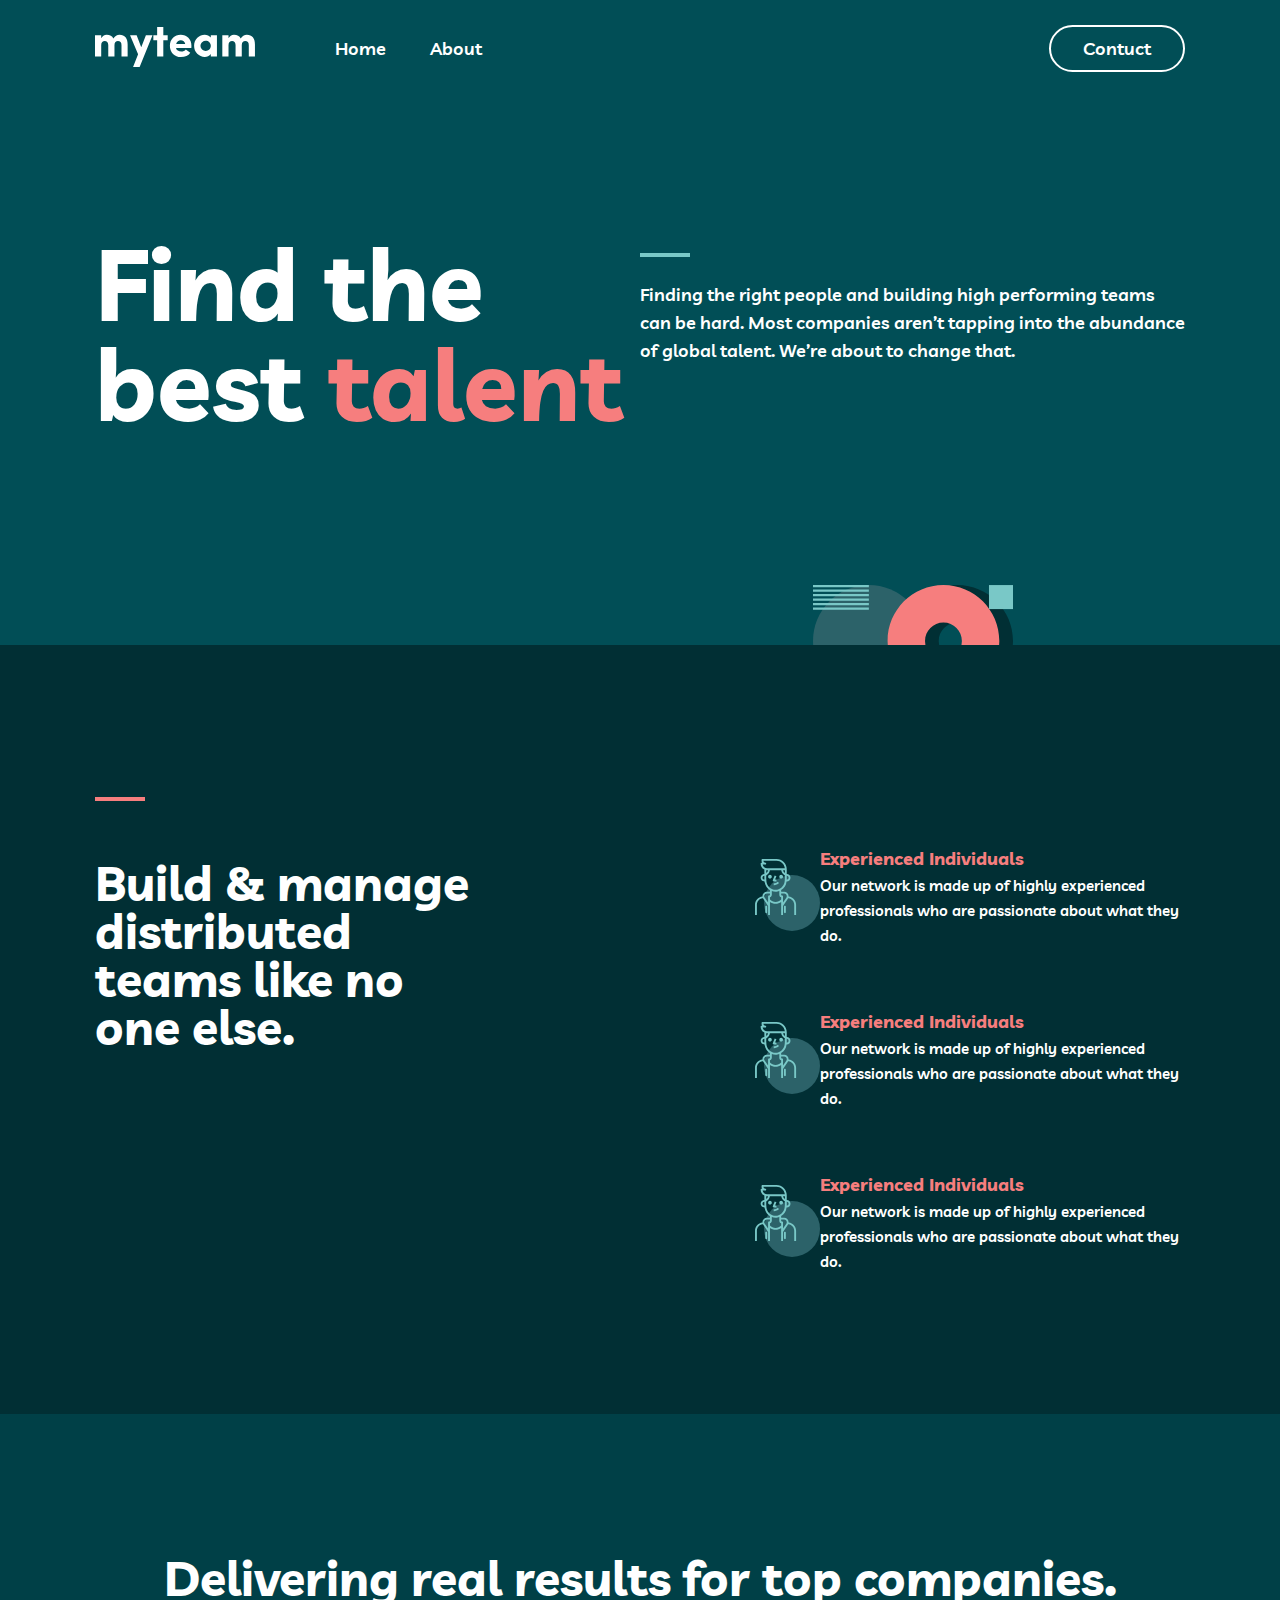
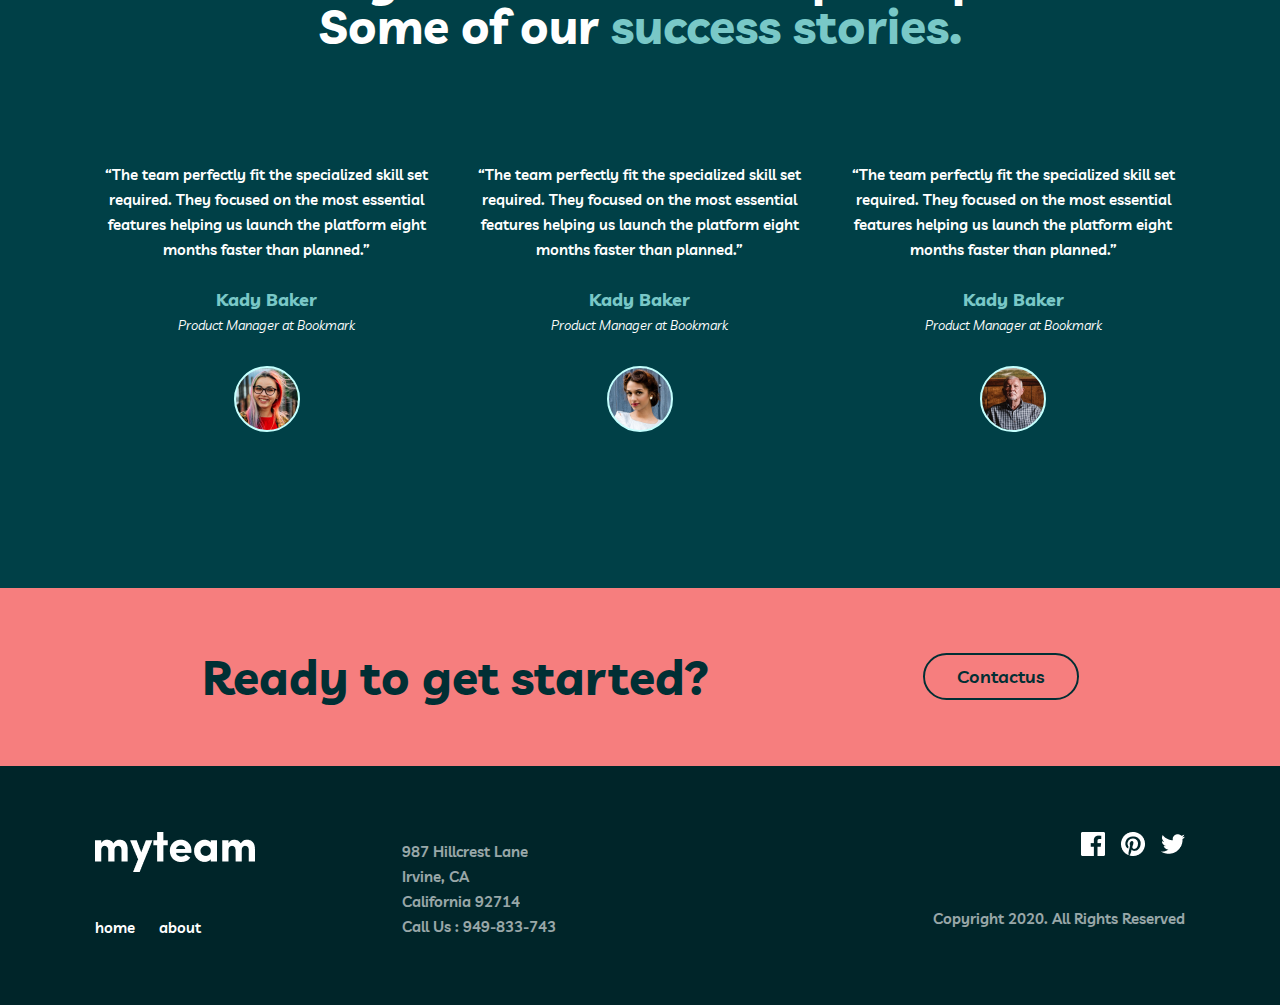
<file: index.html>
<!DOCTYPE html>
<html lang="en">
  <head>
    <meta charset="UTF-8" />
    <meta http-equiv="X-UA-Compatible" content="IE=edge" />
    <meta name="viewport" content="width=device-width, initial-scale=1.0" />
    <title>My Team</title>
    <link rel="stylesheet" href="./css/home.css" />
  </head>
  <body>
    <header>
      <nav id="navbar">
        <div class="container">
          <div class="top-nav">
            <div class="links">
              <div class="logo">
                <a href="./index.html">
                  <img src="./images/home/myteam.svg" alt=""
                /></a>
              </div>
              <div class="link-content">
                <a href="./index.html">Home</a>
                <a href="./about.html">About</a>
              </div>
            </div>
            <button><a href="./contact.html">Contuct</a></button>
            <span style="font-size: 30px; cursor: pointer" onclick="openNav()"
              >&#9776;</span
            >
          </div>

          <!-- toggle ------ -->
          <div id="myNav" class="overlay">
            <a href="javascript:void(0)" class="closebtn" onclick="closeNav()"
              >&times;</a
            >
            <div class="overlay-content">
              <a href="./index.html">Home</a>
              <a href="./about.html">About</a>
              <button><a href="./contact.html">Contuct</a></button>
            </div>
          </div>
        </div>
      </nav>
    </header>
    <main>
        <section id="foo1">
            <div class="container">
                <img class="hd" src="./images/home/disk bosh.svg" alt="">
              <div class="top-head">
                <div class="top-left">
                  <h1>Find the best <span>talent</span></h1>
                </div>
                <div class="top-right">
                  <div><img src="./images/home/line.svg" alt="" /></div>
                  <p>
                    Finding the right people and building high performing teams can
                    be hard. Most companies aren’t tapping into the abundance of
                    global talent. We’re about to change that.
                  </p>
                  <div class="disk">
                    <img src="./images/home/Group 7.svg" alt="" />
                  </div>
                </div>
              </div>
            </div>
          </section>
          <section id="foo2">
            <div class="container">
                <img class="hd2" src="./images/home/Group 8.svg" alt="">
              <div class="bar">
                <div class="bar-left">
                  <div>
                    <img src="./images/home/line2.svg" alt="" />
                  </div>
                  <h2>Build & manage distributed teams like no one else.</h2>
                </div>
                <div class="bar-right">
                  <div class="individuals">
                    <div class="photo">
                      <img src="./images/home/icon-experienced.svg" alt="" />
                    </div>
                    <div class="net">
                      <h5>Experienced Individuals</h5>
                      <p>
                        Our network is made up of highly experienced professionals
                        who are passionate about what they do.
                      </p>
                    </div>
                  </div>
                  <div class="individuals">
                    <div class="photo">
                      <img src="./images/home/icon-experienced.svg" alt="" />
                    </div>
                    <div class="net">
                      <h5>Experienced Individuals</h5>
                      <p>
                        Our network is made up of highly experienced professionals
                        who are passionate about what they do.
                      </p>
                    </div>
                  </div>
                  <div class="individuals">
                    <div class="photo">
                      <img src="./images/home/icon-experienced.svg" alt="" />
                    </div>
                    <div class="net">
                      <h5>Experienced Individuals</h5>
                      <p>
                        Our network is made up of highly experienced professionals
                        who are passionate about what they do.
                      </p>
                    </div>
                  </div>
                </div>
              </div>
            </div>
          </section>
          <section id="foo3">
            <div class="container">
                <img class="hd3" src="./images/home/deliver-right-bg.svg" alt="">
                <img class="hd4" src="./images/home/Group 8 (1).svg" alt="">
              <div class="results">
                <h1>
                  Delivering real results for top companies. Some of our
                  <span>success stories.</span>
                </h1>
              </div>
              <div class="card-user">
                <div class="baker">
                  <p>
                    “The team perfectly fit the specialized skill set required. They
                    focused on the most essential features helping us launch the
                    platform eight months faster than planned.”
                  </p>
                  <h4>Kady Baker</h4>
                  <i>Product Manager at Bookmark</i>
                  <div><img src="./images/home/user-kady.svg" alt="" /></div>
                </div>
                <div class="baker">
                  <p>
                    “The team perfectly fit the specialized skill set required. They
                    focused on the most essential features helping us launch the
                    platform eight months faster than planned.”
                  </p>
                  <h4>Kady Baker</h4>
                  <i>Product Manager at Bookmark</i>
                  <div><img src="./images/home/user-aiysha.svg" alt="" /></div>
                </div>
                <div class="baker">
                  <p>
                    “The team perfectly fit the specialized skill set required. They
                    focused on the most essential features helping us launch the
                    platform eight months faster than planned.”
                  </p>
                  <h4>Kady Baker</h4>
                  <i>Product Manager at Bookmark</i>
                  <div><img src="./images/home/user-arthur.svg" alt="" /></div>
                </div>
              </div>
            </div>
          </section>
          <section id="foo4">
            <div class="container">
                <img class="hd5" src="./images/home/Group 8 (2).svg" alt="">
              <div class="last-box">
                <h3>Ready to get started?</h3>
                <button><a href="./contact.html">Contactus</a></button>
              </div>
            </div>
          </section>
    </main>
    <footer>
        <div class="container">
            <div class="footer">
              <div class="my">
                <div class="left">
                  <div>
                    <img src="./images/about/myteam (2).png" alt="" />
                  </div>
                  <div class="fot-cont">
                    <h5>home</h5>
                    <h5>about</h5>
                  </div>
                </div>
                <div class="call">
                  <ul>
                    <li><p>987 Hillcrest Lane</p></li>
                    <li><p>Irvine, CA</p></li>
                    <li><p>California 92714</p></li>
                    <li><p>Call Us : 949-833-743</p></li>
                  </ul>
                </div>
                <div class="right">
                  <img src="./images/about/fzb.png" alt="" />
                  <h5>Copyright 2020. All Rights Reserved</h5>
                </div>
              </div>
            </div>
          </div>
    </footer>
    <script src="./js//main.js"></script>
  </body>
</html>
</file>
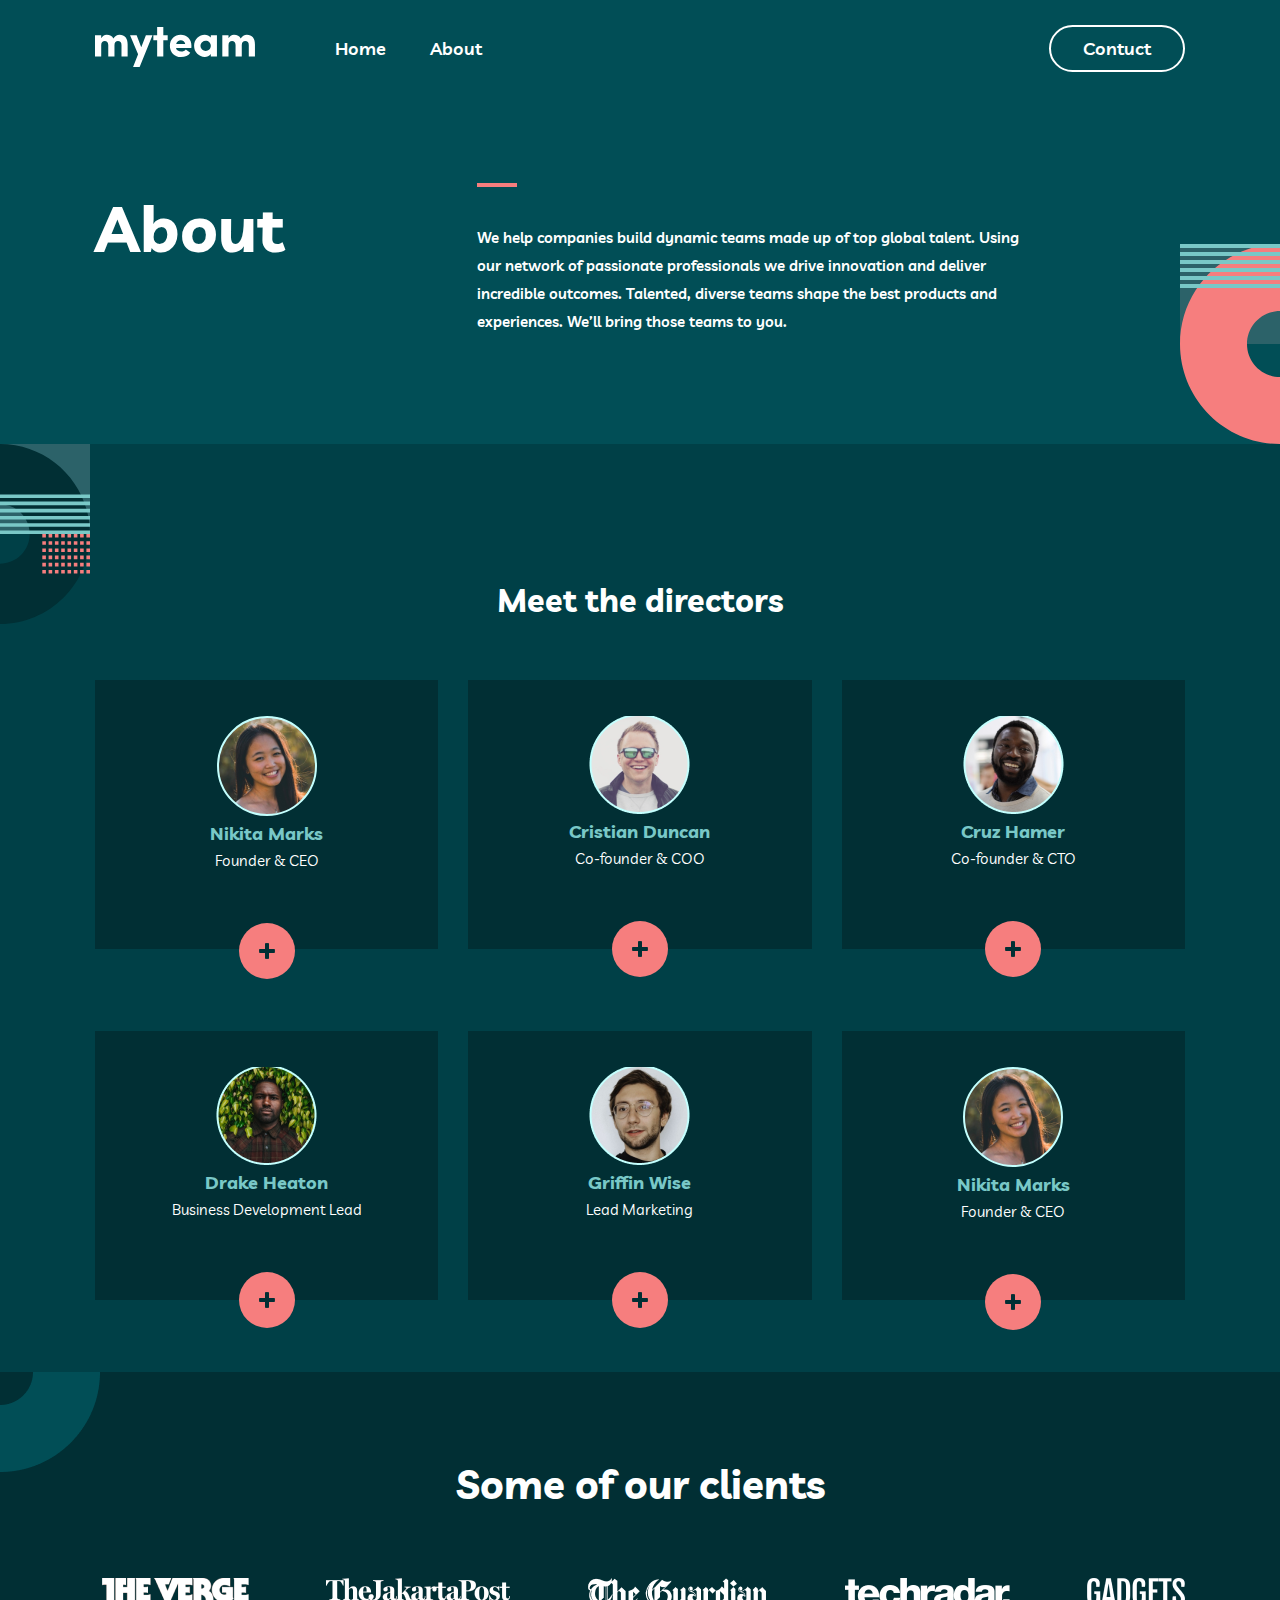
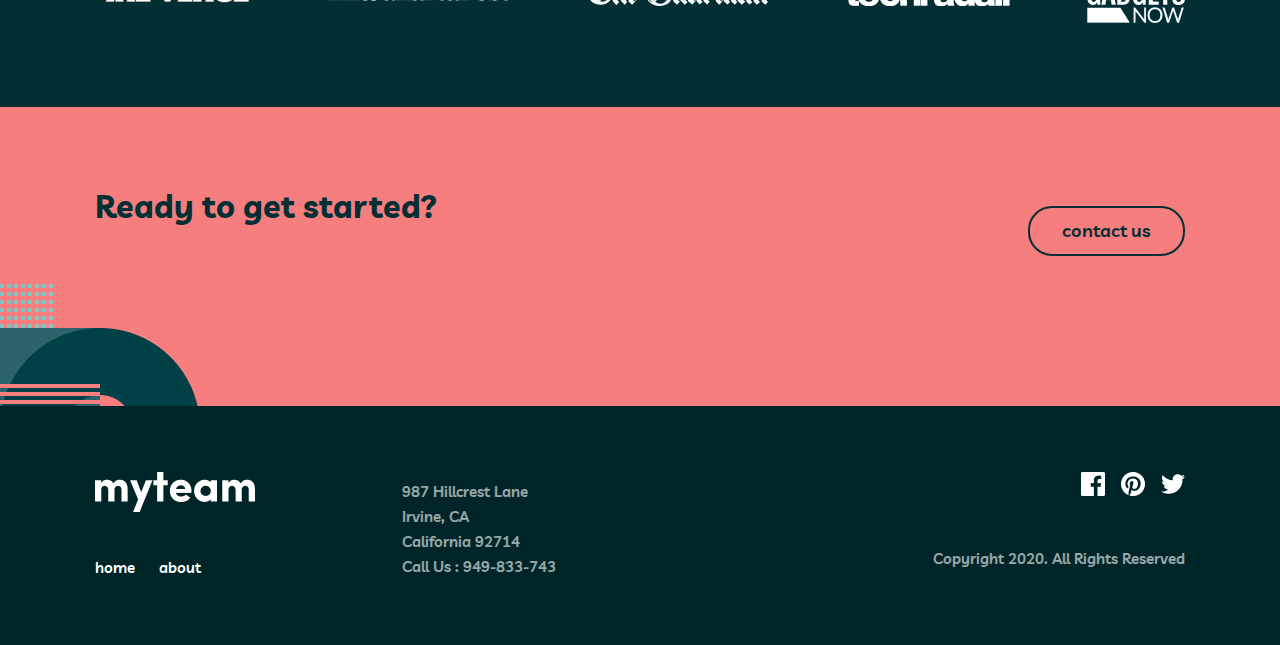
<file: about.html>
<!DOCTYPE html>
<html lang="en">
  <head>
    <meta charset="UTF-8" />
    <meta http-equiv="X-UA-Compatible" content="IE=edge" />
    <meta name="viewport" content="width=device-width, initial-scale=1.0" />
    <title>about</title>
    <link rel="stylesheet" href="./css/about.css" />
  </head>
  <body>
    <header>
      <nav id="navbar">
        <div class="container">
          <div class="top-nav">
            <div class="links">
              <div class="logo">
                <a href="./index.html">
                  <img src="./images/home/myteam.svg" alt=""
                /></a>
              </div>
              <div class="link-content">
                <a href="./index.html">Home</a>
                <a href="./about.html">About</a>
              </div>
            </div>
            <button><a href="./contact.html">Contuct</a></button>
            <span style="font-size: 30px; cursor: pointer" onclick="openNav()"
              >&#9776;</span
            >
          </div>

          <!-- toggle ------ -->
          <div id="myNav" class="overlay">
            <a href="javascript:void(0)" class="closebtn" onclick="closeNav()"
              >&times;</a
            >
            <div class="overlay-content">
              <a href="./index.html">Home</a>
              <a href="./about.html">About</a>
              <button><a href="./contact.html">Contuct</a></button>
            </div>
          </div>
        </div>
      </nav>
      <section id="home">
        <div class="container">
          <div class="hero">
            <div class="bord"></div>
            <h1>About</h1>
            <h5>
              We help companies build dynamic teams made up of top global
              talent. Using our network of passionate professionals we drive
              innovation and deliver incredible outcomes. Talented, diverse
              teams shape the best products and experiences. We’ll bring those
              teams to you.
            </h5>
          </div>
        </div>
      </section>
    </header>
    <main>
      <section>
        <div class="container">
          <div class="meet">
            <h1>Meet the directors</h1>
          </div>
          <div class="img-card">
            <div class="card">
              <img class="bosh" src="./images/about/user-nikita.svg" alt="" />
              <h5>Nikita Marks</h5>
              <p>Founder & CEO</p>
              <img class="pil" src="./images/about/pulid.svg" alt="" />
            </div>
            <div class="card">
              <img src="./images/about/Oval.png" alt="" />
              <h5>Cristian Duncan</h5>
              <p>Co-founder & COO</p>
              <img class="pil" src="./images/about/pulid.svg" alt="" />
            </div>
            <div class="card">
              <img src="./images/about/Oval (1).png" alt="" />
              <h5>Cruz Hamer</h5>
              <p>Co-founder & CTO</p>
              <img class="pil" src="./images/about/pulid.svg" alt="" />
            </div>
            <div class="card">
              <img src="./images/about/Oval (2).png" alt="" />
              <h5>Drake Heaton</h5>
              <p>Business Development Lead</p>
              <img class="pil" src="./images/about/pulid.svg" alt="" />
            </div>
            <div class="card">
              <img src="./images/about/Oval (3).png" alt="" />
              <h5>Griffin Wise</h5>
              <p>Lead Marketing</p>
              <img class="pil" src="./images/about/pulid.svg" alt="" />
            </div>
            <div class="card">
              <img src="./images/about/user-nikita.svg" alt="" />
              <h5>Nikita Marks</h5>
              <p>Founder & CEO</p>
              <img class="pil" src="./images/about/pulid.svg" alt="" />
            </div>
          </div>
        </div>
      </section>
      <section id="some">
        <div class="container">
          <div class="some">
            <h1>Some of our clients</h1>
          </div>
          <div class="logatip">
            <div class="s">
              <img src="./images/about/Object (5).png" alt="" />
            </div>
            <div><img src="./images/about/Object (1).png" alt="" /></div>
            <div><img src="./images/about/Object (2).png" alt="" /></div>
            <div><img src="./images/about/Object (3).png" alt="" /></div>
            <div><img src="./images/about/Object (4).png" alt="" /></div>
          </div>
        </div>
      </section>
      <section id="redy">
        <div class="container but">
          <div><h1>Ready to get started?</h1></div>
          <div class="pad"><button>contact us</button></div>
        </div>
      </section>
    </main>
    <footer>
      <div class="container">
        <div class="footer">
          <div class="my">
            <div class="left">
              <div>
                <img src="./images/about/myteam (2).png" alt="" />
              </div>
              <div class="fot-cont">
                <h5>home</h5>
                <h5>about</h5>
              </div>
            </div>
            <div class="call">
              <ul>
                <li><p>987 Hillcrest Lane</p></li>
                <li><p>Irvine, CA</p></li>
                <li><p>California 92714</p></li>
                <li><p>Call Us : 949-833-743</p></li>
              </ul>
            </div>
            <div class="right">
              <img src="./images/about/fzb.png" alt="" />
              <h5>Copyright 2020. All Rights Reserved</h5>
            </div>
          </div>
        </div>
      </div>
    </footer>
    <script src="./js/main.js"></script>
  </body>
</html>
</file>
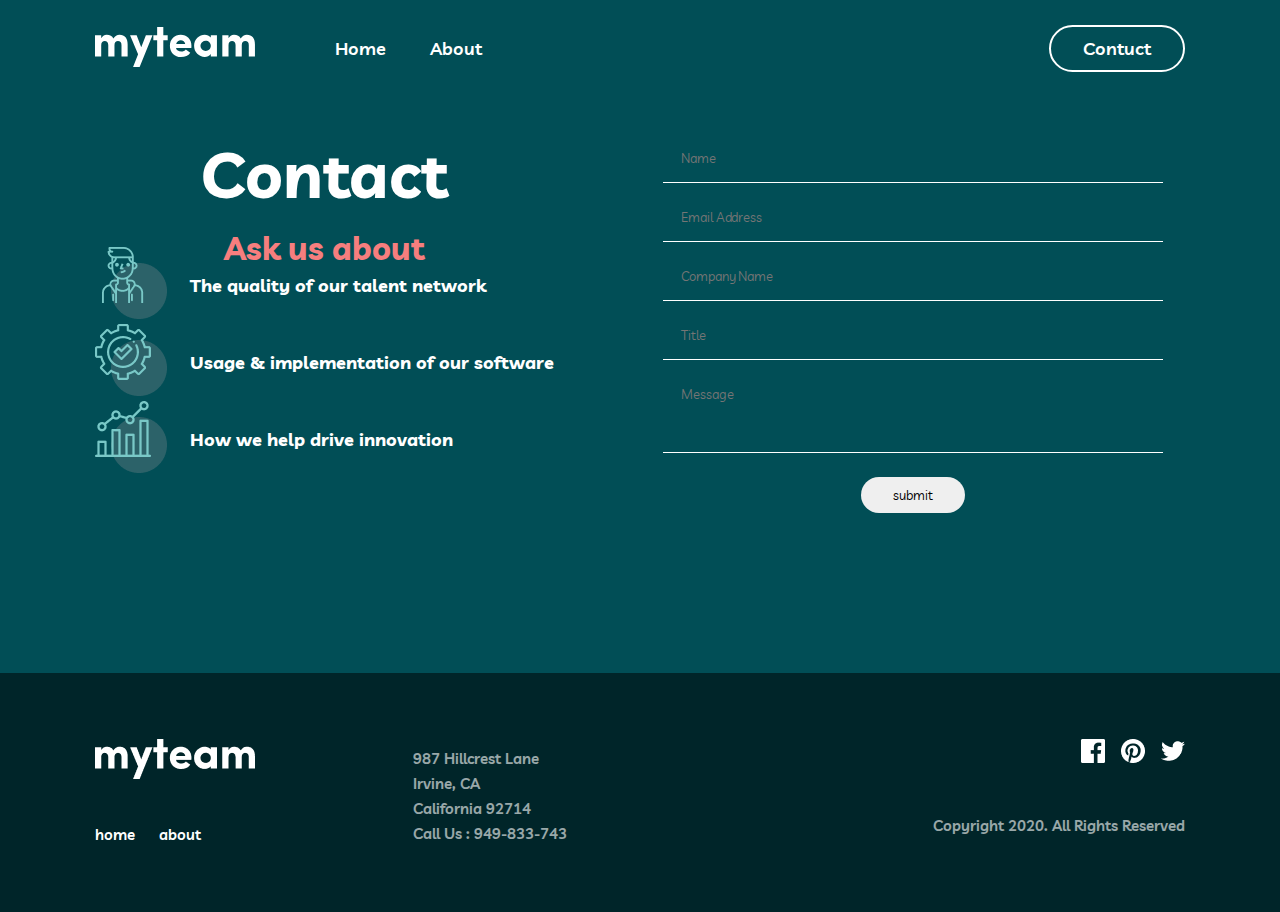
<file: contact.html>
<!DOCTYPE html>
<html lang="en">
  <head>
    <meta charset="UTF-8" />
    <meta http-equiv="X-UA-Compatible" content="IE=edge" />
    <meta name="viewport" content="width=device-width, initial-scale=1.0" />
    <title>Contact</title>
    <link rel="stylesheet" href="./css/contact.css" />
  </head>
  <body>
    <header>
      <nav id="navbar">
        <div class="container">
          <div class="top-nav">
            <div class="links">
              <div class="logo">
                <a href="./index.html">
                  <img src="./images/home/myteam.svg" alt=""
                /></a>
              </div>
              <div class="link-content">
                <a href="./index.html">Home</a>
                <a href="./about.html">About</a>
              </div>
            </div>
            <button><a href="./contact.html">Contuct</a></button>
            <span style="font-size: 30px; cursor: pointer" onclick="openNav()"
              >&#9776;</span
            >
          </div>

          <!-- toggle ------ -->
          <div id="myNav" class="overlay">
            <a href="javascript:void(0)" class="closebtn" onclick="closeNav()"
              >&times;</a
            >
            <div class="overlay-content">
              <a href="./index.html">Home</a>
              <a href="./about.html">About</a>
              <button><a href="./contact.html">Contuct</a></button>
            </div>
          </div>
        </div>
      </nav>
    </header>
    <main>
      <section id="cont">
        <div class="container lert" >
          <div class="rights">
            <h1>Contact</h1>
            <h5>Ask us about</h5>
            <div class="rsm">
              <img src="./images/about/Group 11.png" alt="" />
              <p>The quality of our talent network</p>
            </div>
            <div class="rsm">
              <img src="./images/about/bold.png" alt="" />
              <p>Usage & implementation of our software</p>
            </div>
            <div class="rsm">
              <img src="./images/about/osiw.png" alt="" />
              <p>How we help drive innovation</p>
            </div>
          </div>
          <div class="lefts">
            <form action="">
              <input placeholder=" Name" type="text" />
              <input placeholder=" Email Address" type="text" />
              <input placeholder=" Company Name" type="text" />
              <input placeholder=" Title" type="text" />
              <input class="mss" placeholder=" Message" type="text" />
            </form>
            <button>submit</button>
          </div>
        </div>
      </section>
    </main>
    <footer>
        <div class="container">
          <div class="footer">
            <div class="my">
              <div class="left">
                <div>
                  <img src="./images/about/myteam (2).png" alt="" />
                </div>
                <div class="fot-cont">
                  <h5>home</h5>
                  <h5>about</h5>
                </div>
              </div>
              <div class="call">
                <ul>
                  <li><p>987 Hillcrest Lane</p></li>
                  <li><p>Irvine, CA</p></li>
                  <li><p>California 92714</p></li>
                  <li><p>Call Us : 949-833-743</p></li>
                </ul>
              </div>
              <div class="right">
                <img src="./images/about/fzb.png" alt="" />
                <h5>Copyright 2020. All Rights Reserved</h5>
              </div>
            </div>
          </div>
        </div>
      </footer>
    <script src="./js/main.js"></script>
  </body>
</html>
</file>
<file: css/home.css>
@import "./global.css";

header {
  background: #014e56;
}

#navbar {
  position: fixed;
  z-index: 3;
  width: 100%;
  background: #014e56;
  transition: 0.3s;
}

/* shrink------ */
nav {
  padding: 27px 0;
}

.navbar-shrink {
  padding: 8px 0;
  transition: 0.4s;
  box-shadow: 0 -8px 0 10px rgb(221, 255, 214);
}

/* ----- */
.top-nav {
  display: flex;
  justify-content: space-between;
  align-items: center;
}
.links {
  display: flex;
  align-items: center;
  gap: 60px;
}
.link-content a {
  font-weight: 600;
  font-size: 18px;
  line-height: 28px;
  color: #ffffff;
  padding: 0 20px;
}
.top-nav button {
  border: 0;

  background-color: transparent;
}
.top-nav button a {
  font-weight: 600;
  font-size: 18px;
  line-height: 28px;
  color: white;
  padding: 10px 32px;
  border: 2px solid #ffffff;
  border-radius: 24px;
}
.top-nav a:hover {
  color: #f67e7e;
  /* background-color: #fff; */
}
.top-nav button a:hover{
    background-color: #fff;
}

.link-content,
.top-nav button {
  display: none;
}
.top-nav span {
  color: white;
}
/* navbar responsive */

.overlay {
  height: 100%;
  width: 0;
  position: fixed;
  z-index: 1;
  top: 0;
  left: 0;
  background-color: rgba(0, 0, 0, 0.9);
  overflow-x: hidden;
  transition: 0.5s;
}

.overlay-content {
  position: relative;
  top: 70px;
  width: 100%;
  text-align: center;
  margin-top: 30px;
}

.overlay a {
  padding: 20px 0;
  text-decoration: none;
  font-size: 36px;
  color: #f67e7e;
  display: block;
  transition: 0.3s;
}
.overlay button {
  background-color: transparent;
  border: 0;
}

.overlay a:hover,
.overlay a:focus {
  color: white;
  text-shadow: 1px 1px 2px black, 0 0 25px blue, 0 0 5px darkblue;
  text-decoration: underline;
  padding: 15px;
}

.overlay .closebtn {
  position: absolute;
  top: 15px;
  right: 45px;
  font-size: 45px;
  color: red;
}

/* ------toggle--end---- */

/* ------------------------media--------- */
@media (min-width: 900px) {
  .link-content,
  .top-nav button {
    display: block;
  }
  .top-nav span {
    display: none;
  }
}

/* main--------------started----- */

#foo1 {
  background: #014e56;
  /* background-image: url(../images/home/half\ disk.svg);
  background-repeat: no-repeat; */
 
}
#foo1 .container {
    position: relative;
}
#foo1 .container .hd{
    display: none;
   position: absolute;
   top: 240px;
   left: -160px;
}


.top-head {
  padding-top: 233px;
}
.top-left h1 {
  text-align: center;
  font-weight: 700;
  font-size: 100px;
  line-height: 100px;
  color: #ffffff;
  padding-bottom: 100px;
}
.top-left span {
  color: #f67e7e;
}

.top-right p {
  text-align: center;
  font-weight: 600;
  font-size: 18px;
  line-height: 28px;
  color: #ffffff;
  padding-bottom: 80px;
}
.top-right img {
  padding-bottom: 20px;
}
.top-right .disk,
.disk img {
  width: 200px;
  height: 200px;
  margin: 0 auto;
}
.disk {
  position: relative;
  top: 78px;
}

@media (min-width: 900px) {
  .top-head {
    display: flex;
    justify-content: space-between;
  }
  .top-left {
    width: 50%;
  }
  .top-right {
    padding-top: 20px;
    width: 50%;
  }
  .top-left h1 {
    text-align: start;
  }
  .top-right p {
    text-align: start;
  }
}

/* ----section-2------- */

#foo2 {
  position: relative;
  z-index: 1;
  background: #012f34;
}
#foo2 .container {
    position: relative;
}
.hd2 {
    display: none;
    position: absolute;
    bottom: 0;
    right: -150px;
}

.bar {
  padding-top: 140px;
}
.bar-left h2 {
  font-weight: 700;
  font-size: 48px;
  line-height: 48px;
  color: #ffffff;
  text-align: center;
  padding-top: 54px;
}

.individuals {
  padding-top: 60px;
  display: flex;
  align-items: center;
}

.net h5 {
  font-weight: 700;
  font-size: 18px;
  line-height: 28px;
  color: #f67e7e;
}
.net p {
  font-weight: 600;
  font-size: 15px;
  line-height: 25px;
  color: #ffffff;
}

@media (min-width: 900px) {
  .bar {
    display: flex;
  }
  .bar-left h2 {
    text-align: start;
    width: 60%;
  }
  .bar-right {
    padding-bottom: 140px;
  }
}

/* -----section 3----- */

#foo3 {
  background: #004047;
}
#foo3 .container {
    position: relative;
}
.hd3 {
    display: none;
    position: absolute;
    left: -160px;
}
.hd4 {
    display: none;
    position: absolute;
    bottom: 0;
    right: -140px;
   
}

.results span {
  color: #79c8c7;
}
.results h1 {
  padding-top: 140px;
  font-weight: 700;
  font-size: 48px;
  line-height: 48px;
  text-align: center;
  color: #ffffff;
}

.baker {
  padding-top: 50px;
  text-align: center;
}
.baker p {
  font-weight: 600;
  font-size: 15px;
  line-height: 25px;
  text-align: center;
  color: #ffffff;
  padding-bottom: 24px;
}
.baker h4 {
  font-weight: 700;
  font-size: 18px;
  line-height: 28px;
  text-align: center;
  color: #79c8c7;
}
.baker i {
  font-size: 13px;
  line-height: 18px;
  text-align: center;
  color: #ffffff;
}
.baker div {
  padding-top: 32px;
}

@media (min-width: 900px) {
  .card-user {
    padding-top: 62px;
    padding-bottom: 152px;
    display: flex;
    justify-content: space-between;
    gap: 30px;
  }
  
}

/* ----section 4---- */

#foo4 {
  background: #f67e7e;
}
#foo4 .container {
    position: relative;
}
.hd5 {
    display: none;
    position: absolute;
    bottom: 0;
    left: -160px;
   
}

.last-box {
    text-align: center;
    padding: 70px 0;
}

.last-box button {
  background-color: transparent;
  border: 0;
}
.last-box button:hover a{
    background-color: #fff;
    color: #f67e7e;
}
.last-box a {
  font-weight: 600;
  font-size: 18px;
  line-height: 28px;
  color: #012f34;
  padding: 10px 32px;
  border: 2px solid #012F34;
border-radius: 24px;

}
.last-box h3 {
  font-weight: 700;
  font-size: 48px;
  line-height: 38px;
  color: #012f34;
  padding-bottom: 30px;
}

@media (min-width:900px) {
    .last-box {
        display: flex;
        justify-content: space-around;
        align-items: center;
    }
    .last-box h3 {
        padding-bottom: 0;
    }
    
}
@media (min-width:1300px) {
    .hd,.hd2,.hd3,.hd4,.hd5{
        display: block;
      }
}

/* end------------- */

footer {
    background: #002529;
  }
  .footer {
    text-align: center;
  }
  .left img {
    padding-top: 66px;
  }
  .fot-cont h5 {
    font-family: "Livvic";
    font-style: normal;
    font-weight: 600;
    font-size: 15px;
    line-height: 25px;
    color: #ffffff;
    margin: 24px 0;
  }
  .fot-cont {
    display: flex;
    justify-content: center;
    gap: 24px;
  }
  
  .call ul p {
    font-family: "Livvic";
    font-style: normal;
    font-weight: 600;
    font-size: 15px;
    line-height: 25px;
    color: #ffffff;
    mix-blend-mode: normal;
    opacity: 0.6;
  }
  .call {
    margin-bottom: 40px;
  }
  .right img {
    margin-bottom: 16px;
  }
  .right h5 {
    font-family: "Livvic";
    font-style: normal;
    font-weight: 600;
    font-size: 15px;
    line-height: 25px;
    color: #ffffff;
    mix-blend-mode: normal;
    opacity: 0.6;
    padding-bottom: 64px;
  }
  
  /* dvdvvv */
  @media (min-width: 750px) {
    .my {
      text-align: left;
    }
    .right {
      text-align: left;
    }
    .right h5 {
      text-align: end;
      margin-top: -50px;
    }
    .call ul li {
      text-align: end;
    }
    .right img {
    }
    .fot-cont {
      display: flex;
      justify-content: left;
    }
    .fot-cont h5 {
      margin-bottom: -65px;
    }
    .call {
      margin-top: -40px;
    }
  }
  /* xncnkdjncdnk */
  
  @media (min-width: 1000px) {
    .my {
      display: flex;
      justify-content: space-between;
    }
    .right {
      text-align: end;
    }
    .right h5 {
      text-align: end;
      margin-top: 30px;
    }
    .call ul li {
      text-align: left;
    }
    .right img {
      padding-top: 66px;
      text-align: end;
    }
  
    .left {
      display: flex;
      flex-direction: column;
      gap: 15px;
    }
    .fot-cont {
    }
    .fot-cont h5 {
      margin-bottom: 65px;
    }
    .call {
      margin-top: 73px;
      margin-left: -230px;
    }
  }
</file>
<file: css/about.css>
@import "./global.css";

#navbar {
  position: fixed;
  z-index: 2;
  width: 100%;
  background: #014e56;
  transition: 0.3s;
}

/* shrink------ */
nav {
  padding: 27px 0;
}

.navbar-shrink {
  padding: 8px 0;
  transition: 0.4s;
  box-shadow: 0 -8px 0 10px rgb(221, 255, 214);
}

/* ----- */
.top-nav {
  display: flex;
  justify-content: space-between;
  align-items: center;
}
.links {
  display: flex;
  align-items: center;
  gap: 60px;
}
.link-content a {
  font-weight: 600;
  font-size: 18px;
  line-height: 28px;
  color: #ffffff;
  padding: 0 20px;
}
.top-nav button {
  border: 0;

  background-color: transparent;
}
.top-nav button a {
  font-weight: 600;
  font-size: 18px;
  line-height: 28px;
  color: white;
  padding: 10px 32px;
  border: 2px solid #ffffff;
  border-radius: 24px;
}
.top-nav a:hover {
  color: #f67e7e;
}
.link-content,
.top-nav button {
  display: none;
}
.top-nav span {
  color: white;
}
/* navbar responsive */

.overlay {
  height: 100%;
  width: 0;
  position: fixed;
  z-index: 1;
  top: 0;
  left: 0;
  background-color: rgba(0, 0, 0, 0.9);
  overflow-x: hidden;
  transition: 0.5s;
}

.overlay-content {
  position: relative;
  top: 70px;
  width: 100%;
  text-align: center;
  margin-top: 30px;
}

.overlay a {
  padding: 20px 0;
  text-decoration: none;
  font-size: 36px;
  color: #f67e7e;
  display: block;
  transition: 0.3s;
}
.overlay button {
  background-color: transparent;
  border: 0;
}

.overlay a:hover,
.overlay a:focus {
  color: white;
  text-shadow: 1px 1px 2px black, 0 0 25px blue, 0 0 5px darkblue;
  text-decoration: underline;
  padding: 15px;
}

.overlay .closebtn {
  position: absolute;
  top: 15px;
  right: 45px;
  font-size: 45px;
  color: red;
}

/* ------toggle--end---- */

/* ------------------------media--------- */
@media (min-width: 900px) {
  .link-content,
  .top-nav button {
    display: block;
  }
  .top-nav span {
    display: none;
  }
}

/* home */
#home {
  background: #014e56;
  background-image: url(../images/about/Mask.png);
  background-image: url(../images/about/Group\ 8.svg);
  background-repeat: no-repeat;
  background-position: 100% 100%;
  padding-top: 100px;
}
.hero {
  text-align: center;
}

.hero h1 {
  font-family: "Livvic";
  font-style: normal;
  font-weight: 700;
  font-size: 64px;
  line-height: 56px;
  color: #ffffff;
  padding-top: 100px;
}
.hero h5 {
  font-family: "Livvic";
  font-style: normal;
  font-weight: 600;
  font-size: 15px;
  line-height: 28px;
  color: #ffffff;
  margin-top: 16px;
  padding-bottom: 108px;
}
.bord {
  border: 2px solid#F67E7E;
  transform: rotate(-90deg);
  height: 40px;
  display: none;
}
@media (min-width: 750px) {
  .hero h5 {
    width: 45%;
    margin: auto;
    margin-top: 24px;
  }
  #home {
    background-image: url(../images/about/Group\ sv.svg);
  }
}
@media (min-width: 1000px) {
  .hero {
    position: relative;
    display: flex;
    justify-content: space-between;
    gap: 30px;
  }
  .hero h5 {
    text-align: left;
    width: 50%;
    padding-top: 100px;
  }
  .bord {
    position: absolute;
    left: 400px;
    top: 65px;
    display: block;
  }
}
/* main */
main {
  background: #004047;
  background-image: url(../images/about/bur.png);
  background-repeat: no-repeat;
  background-size: 90px;
}
.img-card {
  padding-bottom: 20px;
}

.meet h1 {
  padding-top: 140px;
  font-family: "Livvic";
  font-style: normal;
  font-weight: 700;
  font-size: 32px;
  line-height: 32px;
  text-align: center;
  color: #ffffff;
  margin-bottom: 64px;
}
.card .pil {
  margin-bottom: -90px;
  border-radius: 50%;
  padding: 20px;
  background-color: #f67e7e;
}
.card h5 {
  font-family: "Livvic";
  font-style: normal;
  font-weight: 700;
  font-size: 18px;
  line-height: 28px;
  text-align: center;
  color: #79c8c7;
}
.card p {
  font-family: "Livvic";
  font-size: 15px;
  line-height: 25px;
  text-align: center;
  color: #ffffff;
}

.card {
  background: #012f34;
  padding: 36px 0 56px;
  text-align: center;
  margin-bottom: 52px;
  cursor: pointer;
}
@media (min-width: 750px) {
  .img-card {
    display: grid;
    grid-template-columns: repeat(2, 1fr);
    grid-gap: 30px;
  }
  main {
    background-image: url(../images/about/man.svg);
  }
}
@media (min-width: 1000px) {
  .img-card {
    display: grid;
    grid-template-columns: repeat(3, 1fr);
  }
}
/* section */
#some {
  background-color: #012f34;
  background-image: url(../images/about/bu2.png);
  background-repeat: no-repeat;
}
.some h1 {
  font-family: "Livvic";
  font-style: normal;
  font-weight: 700;
  font-size: 40px;
  line-height: 48px;
  text-align: center;
  color: #ffffff;
  padding-top: 88px;
}
.logatip {
  padding-bottom: 30px;
  margin-top: 70px;
  text-align: center;
}
.logatip .s {
  margin-bottom: -60px;
  text-align: center;
}
.logatip img {
  margin-bottom: 50px;
}
.bor {
  margin-bottom: -80px;
  margin-top: 64px;
}
@media (min-width: 850px) {
  .logatip {
    display: flex;
    justify-content: space-between;
  }
}
/* section */
#redy {
  background-color: #f67e7e;
  background-image: url(../images/about/Group.png);
  background-repeat: no-repeat;
  background-position: left bottom;
}
.but {
  text-align: center;
  padding-bottom: 150px;
}
.but h1 {
  font-family: "Livvic";
  font-style: normal;
  font-weight: 700;
  font-size: 32px;
  line-height: 32px;
  color: #012f34;
  padding-top: 83px;
}
.but button {
  border: 2px solid #012f34;
  border-radius: 24px;
  font-family: "Livvic";
  font-style: normal;
  font-weight: 600;
  background-color: transparent;
  font-size: 18px;
  line-height: 28px;
  padding: 9px 32px;
  color: #012f34;
  margin-top: 24px;

}
.but button:hover {
  background: #012F34;
  color: white;
  transition: 0.5s;
}

@media (min-width:750px){
.but {
  display: flex;
  justify-content: space-between;
}
.pad {
  padding-top: 75px;
}
}

/* footer */
footer {
  background: #002529;
}
.footer {
  text-align: center;
}
.left img {
  padding-top: 66px;
}
.fot-cont h5 {
  font-family: "Livvic";
  font-style: normal;
  font-weight: 600;
  font-size: 15px;
  line-height: 25px;
  color: #ffffff;
  margin: 24px 0;
}
.fot-cont {
  display: flex;
  justify-content: center;
  gap: 24px;
}

.call ul p {
  font-family: "Livvic";
  font-style: normal;
  font-weight: 600;
  font-size: 15px;
  line-height: 25px;
  color: #ffffff;
  mix-blend-mode: normal;
  opacity: 0.6;
}
.call {
  margin-bottom: 40px;
}
.right img {
  margin-bottom: 16px;
}
.right h5 {
  font-family: "Livvic";
  font-style: normal;
  font-weight: 600;
  font-size: 15px;
  line-height: 25px;
  color: #ffffff;
  mix-blend-mode: normal;
  opacity: 0.6;
  padding-bottom: 64px;
}

/* dvdvvv */
@media (min-width: 750px) {
  .my {
    text-align: left;
  }
  .right {
    text-align: left;
  }
  .right h5 {
    text-align: end;
    margin-top: -50px;
  }
  .call ul li {
    text-align: end;
  }
  .right img {
  }
  .fot-cont {
    display: flex;
    justify-content: left;
  }
  .fot-cont h5 {
    margin-bottom: -65px;
  }
  .call {
    margin-top: -40px;
  }
}
/* xncnkdjncdnk */

@media (min-width: 1000px) {
  .my {
    display: flex;
    justify-content: space-between;
  }
  .right {
    text-align: end;
  }
  .right h5 {
    text-align: end;
    margin-top: 30px;
  }
  .call ul li {
    text-align: left;
  }
  .right img {
    padding-top: 66px;
    text-align: end;
  }

  .left {
    display: flex;
    flex-direction: column;
    gap: 15px;
  }
  .fot-cont {
  }
  .fot-cont h5 {
    margin-bottom: 65px;
  }
  .call {
    margin-top: 73px;
    margin-left: -230px;
  }
}
</file>
<file: css/contact.css>
@import "./global.css";

header {
  background: #014e56;
}

#navbar {
  position: fixed;
  z-index: 2;
  width: 100%;
  background: #014e56;
  transition: 0.3s;
}

/* shrink------ */
nav {
  padding: 27px 0;
}

.navbar-shrink {
  padding: 8px 0;
  transition: 0.4s;
  box-shadow: 0 -8px 0 10px rgb(221, 255, 214);
}

/* ----- */
.top-nav {
  display: flex;
  justify-content: space-between;
  align-items: center;
}
.links {
  display: flex;
  align-items: center;
  gap: 60px;
}
.link-content a {
  font-weight: 600;
  font-size: 18px;
  line-height: 28px;
  color: #ffffff;
  padding: 0 20px;
}
.top-nav button {
  border: 0;

  background-color: transparent;
}
.top-nav button a {
  font-weight: 600;
  font-size: 18px;
  line-height: 28px;
  color: white;
  padding: 10px 32px;
  border: 2px solid #ffffff;
  border-radius: 24px;
}
.top-nav a:hover {
  color: #f67e7e;
}
.link-content,
.top-nav button {
  display: none;
}
.top-nav span {
  color: white;
}
/* navbar responsive */

.overlay {
  height: 100%;
  width: 0;
  position: fixed;
  z-index: 1;
  top: 0;
  left: 0;
  background-color: rgba(0, 0, 0, 0.9);
  overflow-x: hidden;
  transition: 0.5s;
}

.overlay-content {
  position: relative;
  top: 70px;
  width: 100%;
  text-align: center;
  margin-top: 30px;
}

.overlay a {
  padding: 20px 0;
  text-decoration: none;
  font-size: 36px;
  color: #f67e7e;
  display: block;
  transition: 0.3s;
}
.overlay button {
  background-color: transparent;
  border: 0;
}

.overlay a:hover,
.overlay a:focus {
  color: white;
  text-shadow: 1px 1px 2px black, 0 0 25px blue, 0 0 5px darkblue;
  text-decoration: underline;
  padding: 15px;
}

.overlay .closebtn {
  position: absolute;
  top: 15px;
  right: 45px;
  font-size: 45px;
  color: red;
}

/* ------toggle--end---- */

/* ------------------------media--------- */
@media (min-width: 900px) {
  .link-content,
  .top-nav button {
    display: block;
  }
  .top-nav span {
    display: none;
  }
}
/* main */
#cont {
  background-image: url(../images/about/cont.png);
  background-repeat: no-repeat;
  background: #014e56;
  padding-top: 124px;
}
.rights {
  text-align: center;
}
.rights h1 {
  font-family: "Livvic";
  font-style: normal;
  font-weight: 700;
  font-size: 64px;
  line-height: 100px;
  color: #ffffff;
}
.rights h5 {
  font-family: "Livvic";
  font-style: normal;
  font-weight: 700;
  font-size: 32px;
  line-height: 48px;
  color: #f67e7e;
}
.rsm {
  display: flex;
  gap: 23px;
  justify-content: center;
  text-align: center;
  margin-bottom: 30px;
}
.rsm img {
  margin-top: -25px;
}
.rsm p {
  font-family: "Livvic";
  font-style: normal;
  font-weight: 700;
  font-size: 18px;
  text-align: initial;
  line-height: 28px;
  color: #ffffff;
}
/* section */
.lefts input {
  outline: none;
  margin-top: 10px;
  border: none;
  width: 330px;
  background: transparent;
  border-bottom: 1px solid white;
  letter-spacing: -0.115385px;
  padding: 16px;
  color: #ffffff;
}
.lefts .mss {
  padding-bottom: 50px;
}
.lefts {
  text-align: center;
  padding-bottom: 20px;
}
.lefts form {
  text-align: center;
}
.lefts button {
  padding: 10px 32px;
  border-radius: 24px;
  border: none;
  margin-top: 24px;
}
@media (min-width: 700px) {
  .lefts input {
    width: 500px;
  }
}
@media (min-width: 1000px) {
  .lefts input {
  }
  .lert {
    display: flex;
    justify-content: space-between;
    padding-bottom: 140px;
  }
  .lefts {
    width: 50%;
  }
  .right {
    text-align: left;
    width: 88%;
  }
  .rsm {
    display: flex;
    justify-content: start;
  }
}

/* footer */
footer {
  background: #002529;
}
.footer {
  text-align: center;
}
.left img {
  padding-top: 66px;
}
.fot-cont h5 {
  font-family: "Livvic";
  font-style: normal;
  font-weight: 600;
  font-size: 15px;
  line-height: 25px;
  color: #ffffff;
  margin: 24px 0;
}
.fot-cont {
  display: flex;
  justify-content: center;
  gap: 24px;
}

.call ul p {
  font-family: "Livvic";
  font-style: normal;
  font-weight: 600;
  font-size: 15px;
  line-height: 25px;
  color: #ffffff;
  mix-blend-mode: normal;
  opacity: 0.6;
}
.call {
  margin-bottom: 40px;
}
.right img {
  margin-bottom: 16px;
}
.right h5 {
  font-family: "Livvic";
  font-style: normal;
  font-weight: 600;
  font-size: 15px;
  line-height: 25px;
  color: #ffffff;
  mix-blend-mode: normal;
  opacity: 0.6;
  padding-bottom: 64px;
}

/* dvdvvv */
@media (min-width: 750px) {
  .my {
    text-align: left;
  }
  .right {
    text-align: left;
  }
  .right h5 {
    text-align: end;
    margin-top: -50px;
  }
  .call ul li {
    text-align: end;
  }
  .right img {
  }
  .fot-cont {
    display: flex;
    justify-content: left;
  }
  .fot-cont h5 {
    margin-bottom: -65px;
  }
  .call {
    margin-top: -40px;
  }
}
/* xncnkdjncdnk */

@media (min-width: 1000px) {
  .my {
    display: flex;
    justify-content: space-between;
  }
  .right {
    text-align: end;
  }
  .right h5 {
    text-align: end;
    margin-top: 30px;
  }
  .call ul li {
    text-align: left;
  }
  .right img {
    padding-top: 66px;
    text-align: end;
  }

  .left {
    display: flex;
    flex-direction: column;
    gap: 15px;
  }
  .fot-cont {
  }
  .fot-cont h5 {
    margin-bottom: 65px;
  }
  .call {
    margin-top: 73px;
    margin-right: -500px;
  }
}
</file>
